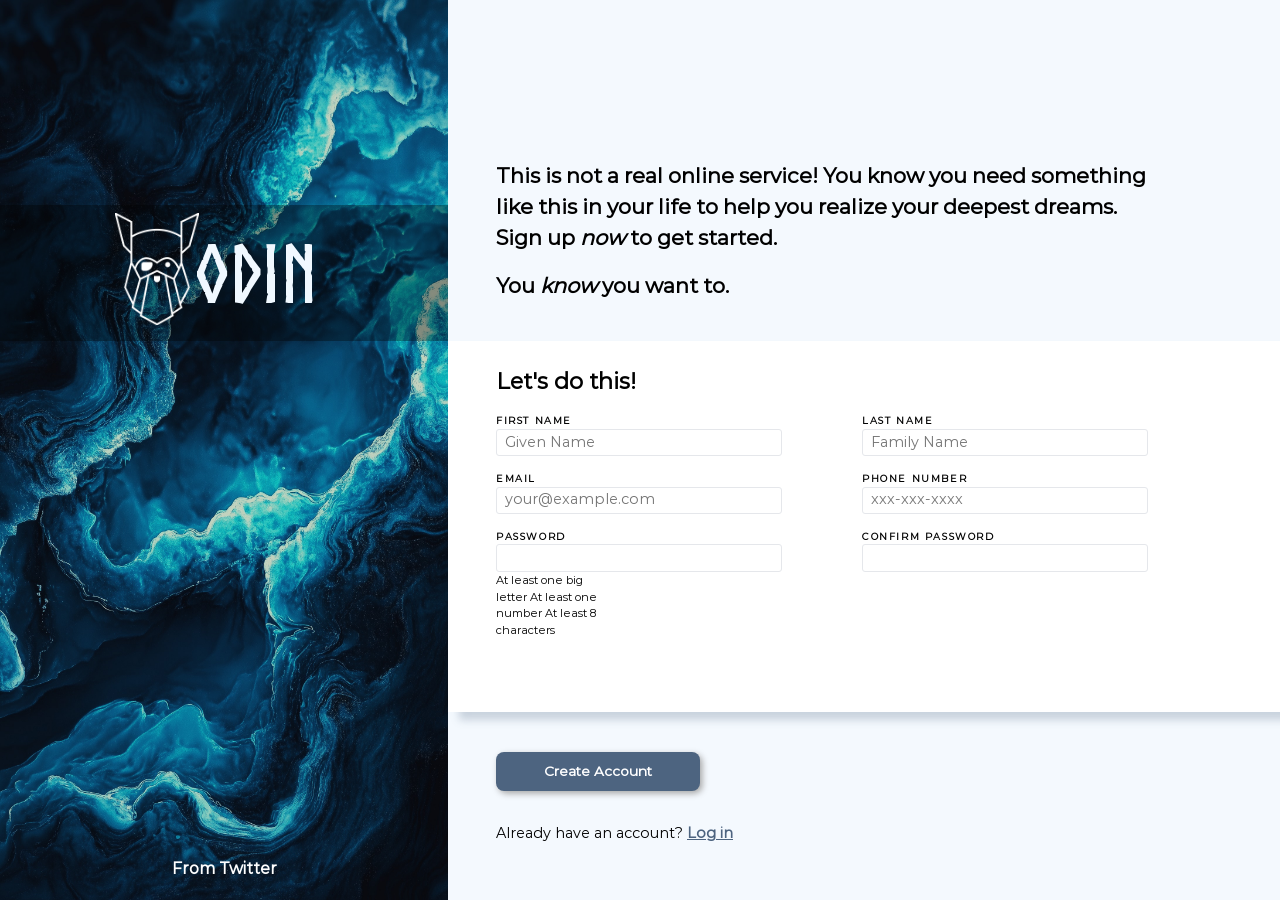
<file: index.html>
<!DOCTYPE html>
<html lang="en">
<head>
    <meta charset="UTF-8">
    <meta name="viewport" content="width=device-width, initial-scale=1.0">
    <link rel="stylesheet" href="css/style.css">
    <script src="javascript/script.js" defer></script>
    <title>Sign Up Form</title>
    <style>

        @font-face {
    font-family: 'Montserrat'; /*MAIN FONT*/
    src: url('./fonts/Montserrat-Regular.woff2') format('woff2'),
        url('./fonts/Montserrat-Regular.woff') format('woff');
    font-weight: normal;
    font-style: normal;
    font-display: auto;
 
}

    @font-face {
        font-family: 'Norse'; /*LOGO FONT*/
        src: url('./fonts/Norse-Bold.woff2') format('woff2'),
            url('./fonts/Norse-Bold.woff') format('woff');
        font-weight: bold;
        font-style: normal;
        font-display: auto;
}
    </style>
    
</head>
<body>
    <header>
        <div class="logo-section"><span>ODIN</span></div>
        <div class="image-source">From Twitter</div>
    </header>
    <main>
        <section>
            <h2>This is not a real online service! 
                You know you need something like this in your life to help you realize your deepest dreams.
                
                <p>Sign up <i>now</i> to get started.</p>

                <p>You <i>know</i> you want to.</p>
            </h2>

        </section>
        <form action="" method="get">
                <div class="input-section-wrapper">
                    <h1>Let's do this!</h1>
                    
                    <fieldset class="name">
                        <div class="first-name">
                            <label for="first-name">First Name</label>
                            <input type="text" id="first-name" name="user-first-name" autocomplete="given-name">
                        </div>
                        <div class="last-name">
                            <label for="user-last-name">Last Name</label>
                            <input type="text" id="user-last-name" name="user-last-name" autocomplete="family-name">
                        </div>
                    </fieldset>
                    <fieldset class="contact-info">
                        <div class="email">
                            <label for="user-email">Email</label>
                            <input type="email" id="user-email" name="user-email" autocomplete="email">
                        </div>
                        <div class="phone">
                            <label for="user-phone">Phone Number</label>
                            <input type="tel" id="user-phone" name="user-phone" autocomplete="mobile">
                        </div>
                    </fieldset>
                    <fieldset class="password">
                        <div class="new-password">
                            <label for="user-pass">Password</label>
                            <input type="password" id="user-pass" name="user-pass">
                            <span></span>
                        </div>
                        <div class="confirm-password">
                            <label for="user-pass-confirm">Confirm Password</label>
                            <input type="password" id="user-pass-confirm" name="user-pass-confirm">
                        </div>
                    </fieldset>
                </div>
                <fieldset class="create-account">
                    <div class="account-button"><button type="submit">Create Account</button></div>
                    <div class="log-in">Already have an account? <a href="">Log in</a></div>
                </fieldset>
        </form>
    </main>
</body>
</html>
</file>
<file: css/style.css>
/* CSS RESET */

*, *::before, *::after {
    box-sizing: border-box;
  }
  
  * {
    margin: 0;
    padding: 0;
    font: inherit;
  }
  
  body {
    line-height: 1.5;
    -webkit-font-smoothing: antialiased;
    min-height: 100vh;
  }
  
  img, picture, video, canvas, svg {
    display: block;
    max-width: 100%;
  }
  
  input, button, textarea, select {
    font: inherit;
  }
  
  p, h1, h2, h3, h4, h5, h6 {
    overflow-wrap: break-word;
  }
  
  p {
    text-wrap: pretty;
  }
  h1, h2, h3, h4, h5, h6 {
    text-wrap: balance;
  }

  /* MAIN STYLING  */
  body{
    display: flex;
  }

  header  {
    font-size: 5rem;
    width: 35%;
  }


  main {
    font-family: "Montserrat",sans-serif;
  }

  main {
    display: flex;
    flex-direction: column;
    min-height: 100vh;
    width: 65%;
    background-color: rgba(207, 227, 250, 0.224);
  }

  div.input-section-wrapper {
    background-color: white;
    padding: 1.5rem 0;
  }

  fieldset {
    border-style: none;
  }

  section,
  div.input-section-wrapper,
  fieldset.create-account {
    padding-left: 3rem;
    margin-bottom: 1.5rem;
  }


/* HEADER STYLING */

header{
    background-image: url(../images/IMG_4663.JPG);
    background-size: cover;
}

/* LOGO & LETTER STYLING */

header .logo-section {
  font-family: "Norse";
}

header > div.logo-section {
    width: 100%;
    display: flex;
    flex-direction: column;
    align-items: center;
    margin-top: 12.8rem;
    padding: 0.5rem 0;
    padding-left: 4rem;
    color: aliceblue;
    background-color: rgba(0, 0, 0, 0.34);
}

header span {
    position: relative;
}

header span::before {
    position: absolute;
    content: " ";
    background-image: url(../images/odin-lined.png);
    background-repeat: no-repeat;
    background-size: contain;
    width: 7rem;
    height: 7rem;
    left: -5rem;
    bottom: 0.5rem;
}

/* HEADER IMAGE BOTTOM COMMENT */

header .image-source {
  display: flex;
  justify-content: center;
  align-items: end;
  height: 60%;
  width: 100%;
  color: white;
  font-size: 1rem;
  font-family: "Montserrat";
  font-weight: 600;
}

/* FORM DESCRIPTION */

section {
    padding-top: 10rem;
    font-size: 1.3rem;
    font-weight:700;
}

h2 {
    width: 60ch;
}

p + p{
    margin: 1rem 0;
}

i {
    font-style: italic;
}

/* FORM STYLING */

form {
    display: flex;
    flex-direction: column;
    width: 100%;
}

div.input-section-wrapper  {
    box-shadow: 0.7rem 0.5rem 0.5rem #4d648042;
}

fieldset.name,
fieldset.contact-info,
fieldset.password {
    display: flex;
    flex-direction: row;
}

.first-name,
.last-name,
.email,
.phone,
.new-password,
.confirm-password {
display:flex;
flex-direction: column;
width: 26ch;
margin-bottom: 1rem ;
margin-right: 5rem;
}

/* FORM DESCRIPTION */

h1 {
    font-size: 1.4rem;
    font-weight: 600;
    margin-bottom: 1rem;
}

label {
    font-size: 0.6rem;
    font-weight: 600;
    letter-spacing: 0.1rem;
}

/* FORM INPUT BOXES */

input {
    appearance: none;
    border: 1px solid #E5E7EB;
    border-radius: 3px;
}

input {
    padding: 0.12rem 0.5rem;
    font-size: 0.9rem;
    font-weight: 400;
    letter-spacing: 0px;
}


input[type="password"]:user-invalid {
    border-color: red;
}

input:focus {
    outline: none;
    border: 1px solid rgb(92, 151, 245);
    box-shadow: 0.15rem 0.15rem 0.4rem rgb(166, 166, 166);
}

/* PASSWORD INFO GUIDANCE */

.new-password span {
  width: 100px;
  height: 100px;
}

.new-password span::before {
  position: absolute;
  content: "At least one big letter  At least one number  At least 8 characters ";
  width: 17ch;
  height: 3rem;
  font-size: 0.7rem;
}

/* BUTTON SECTION */

.create-account {
    margin: 1rem 0 1rem;
    padding-top: 0rem;
}

.log-in {
    margin-top: 2rem;
    font-size: 0.9rem;
    font-weight: 500;
}

a {
    font-weight: 600;
    color: #4d6480;
}

button[type="submit"] {
    padding: 0.6rem 3rem;
    background-color: #4d6480;
    border-radius: 0.5rem;
    border-style: none;
    color: white;
    font-size: 0.85rem;
    font-weight: 700;
    box-shadow: 0.15rem 0.15rem 0.4rem rgb(166, 166, 166);
}
</file>
